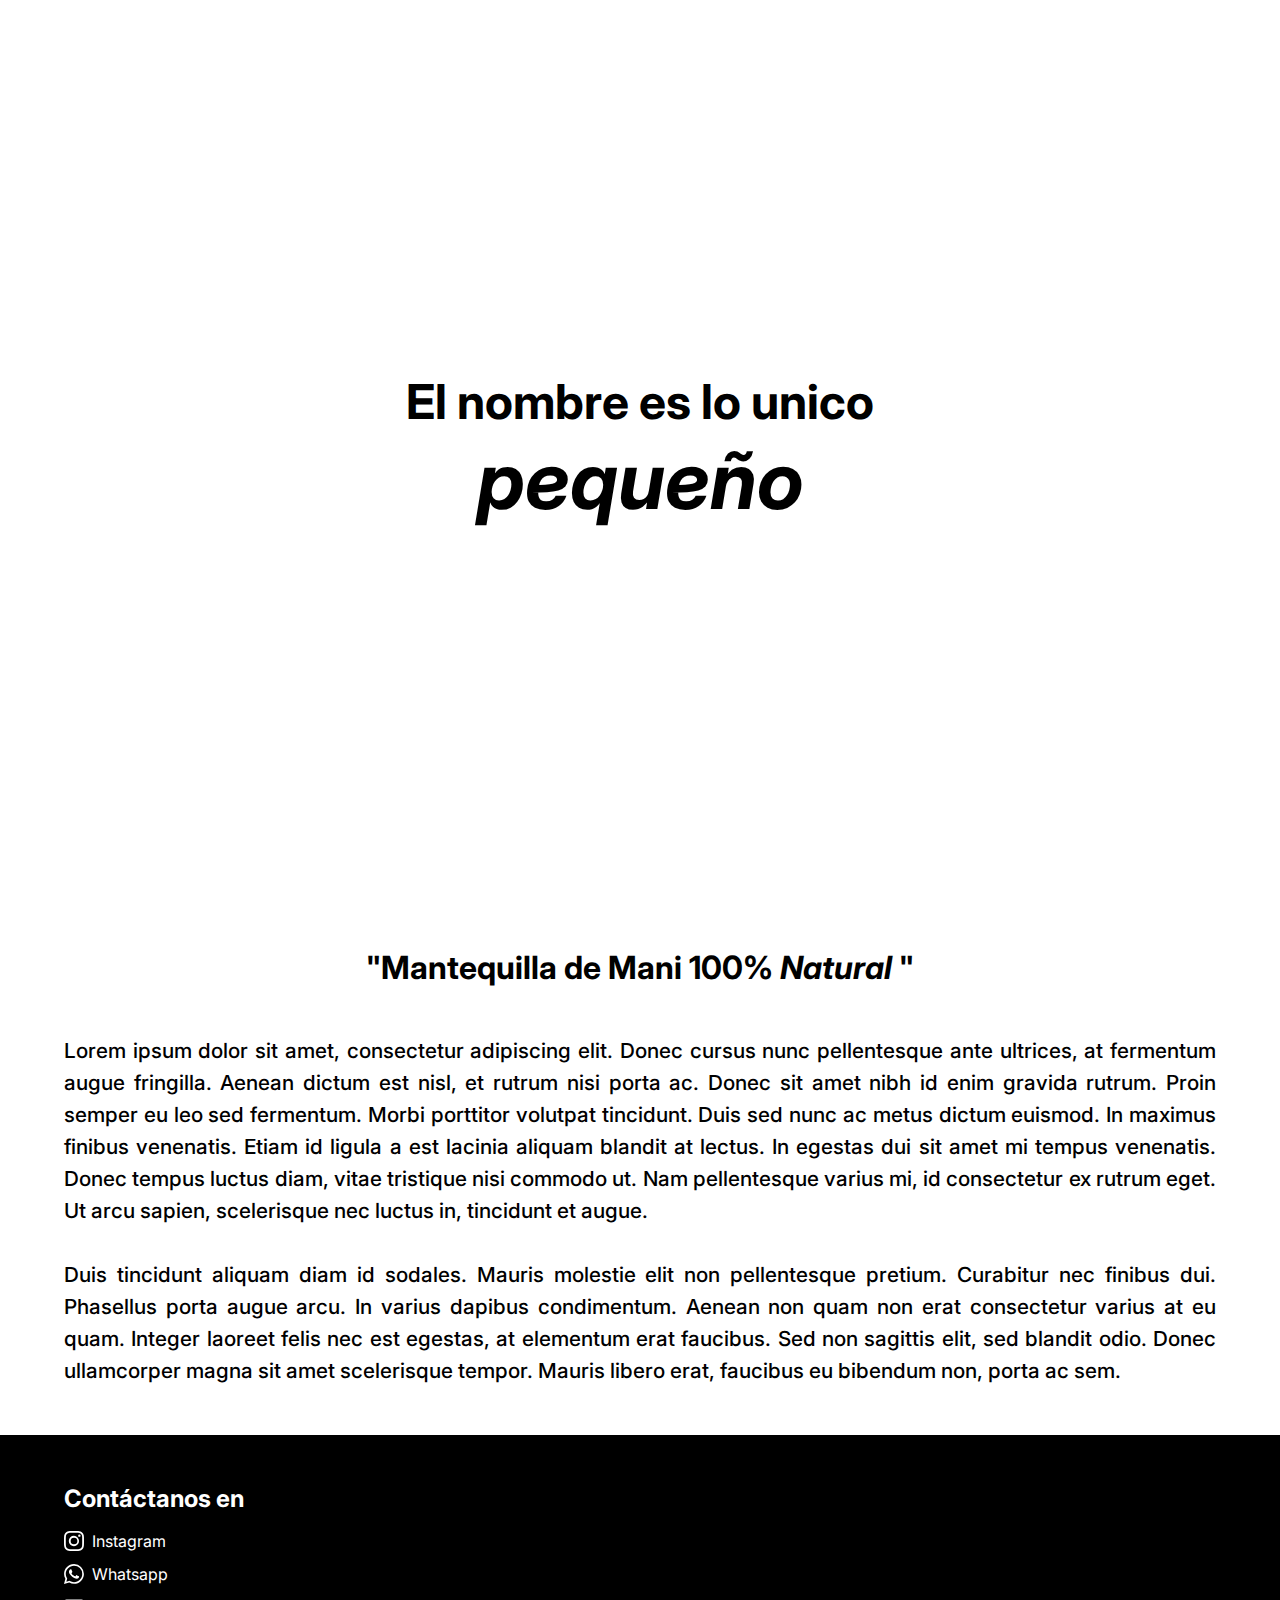
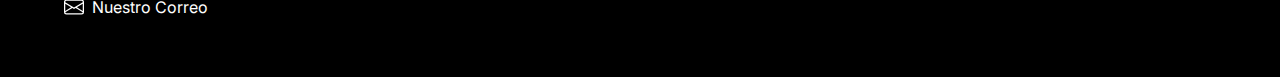
<file: index.html>
<!DOCTYPE html>
<html lang="es">
<head>
    <meta charset="utf-8">
    <meta name="viewport" content="width=device-width, initial-scale=1.0">
    <meta name="description" content="La mejor marca de Mantequilla de Mani SIUUU">
    <title>Mi Manicito</title>
    <link rel="stylesheet" href="/css/styles.css">


    <link rel="preconnect" href="https://fonts.googleapis.com">
    <link rel="preconnect" href="https://fonts.gstatic.com" crossorigin>
    <link href="https://fonts.googleapis.com/css2?family=Inter:ital,wght@0,400;0,700;1,400;1,700&family=Montserrat:ital,wght@0,400;0,700;1,400;1,700&display=swap" rel="stylesheet">

</head>
<body>
    <section id="preloader">
        <h1 id="slogan">El nombre es lo unico <br><em id="enhance">pequeño</em></h1>
    </section>
    <section class="hero">
        <section id="intext">
            <h1 id="name">Mi Manicito</h1>
            <p>
                Queremos ofrecer algo natural, accesible y hecho con propósito. No tenemos grandes gastos ni empaques, por eso el precio es justo para todos.
            </p>
        </section>
        <section >
            <img id="logo" alt="Logo" src="images/logo.webp" fetchpriority="high">
        </section>
    </section>
    <div>
        <h1 id="prop">"Mantequilla de Mani 100% <em> Natural </em>"</h1>
        <article id="info">
            <p>
                Lorem ipsum dolor sit amet, consectetur adipiscing elit. Donec cursus nunc pellentesque ante ultrices, at fermentum augue fringilla. Aenean dictum est nisl, et rutrum nisi porta ac. Donec sit amet nibh id enim gravida rutrum. Proin semper eu leo sed fermentum. Morbi porttitor volutpat tincidunt. Duis sed nunc ac metus dictum euismod. In maximus finibus venenatis. Etiam id ligula a est lacinia aliquam blandit at lectus. In egestas dui sit amet mi tempus venenatis. Donec tempus luctus diam, vitae tristique nisi commodo ut. Nam pellentesque varius mi, id consectetur ex rutrum eget. Ut arcu sapien, scelerisque nec luctus in, tincidunt et augue.
                <br>
                <br>
                Duis tincidunt aliquam diam id sodales. Mauris molestie elit non pellentesque pretium. Curabitur nec finibus dui. Phasellus porta augue arcu. In varius dapibus condimentum. Aenean non quam non erat consectetur varius at eu quam. Integer laoreet felis nec est egestas, at elementum erat faucibus. Sed non sagittis elit, sed blandit odio. Donec ullamcorper magna sit amet scelerisque tempor. Mauris libero erat, faucibus eu bibendum non, porta ac sem.</p>
        </article>
    </div>
    <footer>
        <section id="contact-info">
            <h1>Contáctanos en</h3>
            <ul>
                <li><img src="images/icons/instagram.svg" alt="Instagram Logo"><a href="https://www.instagram.com/mimanicito/" target="_blank" rel="noopener noreferrer">Instagram</a></li>
                <li><img src="images/icons/whatsapp.svg" alt="Whatsapp Logo"><a href="https://wa.me/59172794908" target="_blank" rel="noopener noreferrer">Whatsapp</a></li>
                <li><img src="images/icons/envelope.svg" alt="Correo Logo"><a href="mailto:MiManicitoMantequillas@gmail.com" target="_blank" rel="noopener noreferrer" >Nuestro Correo</a></li>
            </ul>
        </section>
    </footer>
    <script src="/js/script.js"></script>
</body>
</html>
</file>
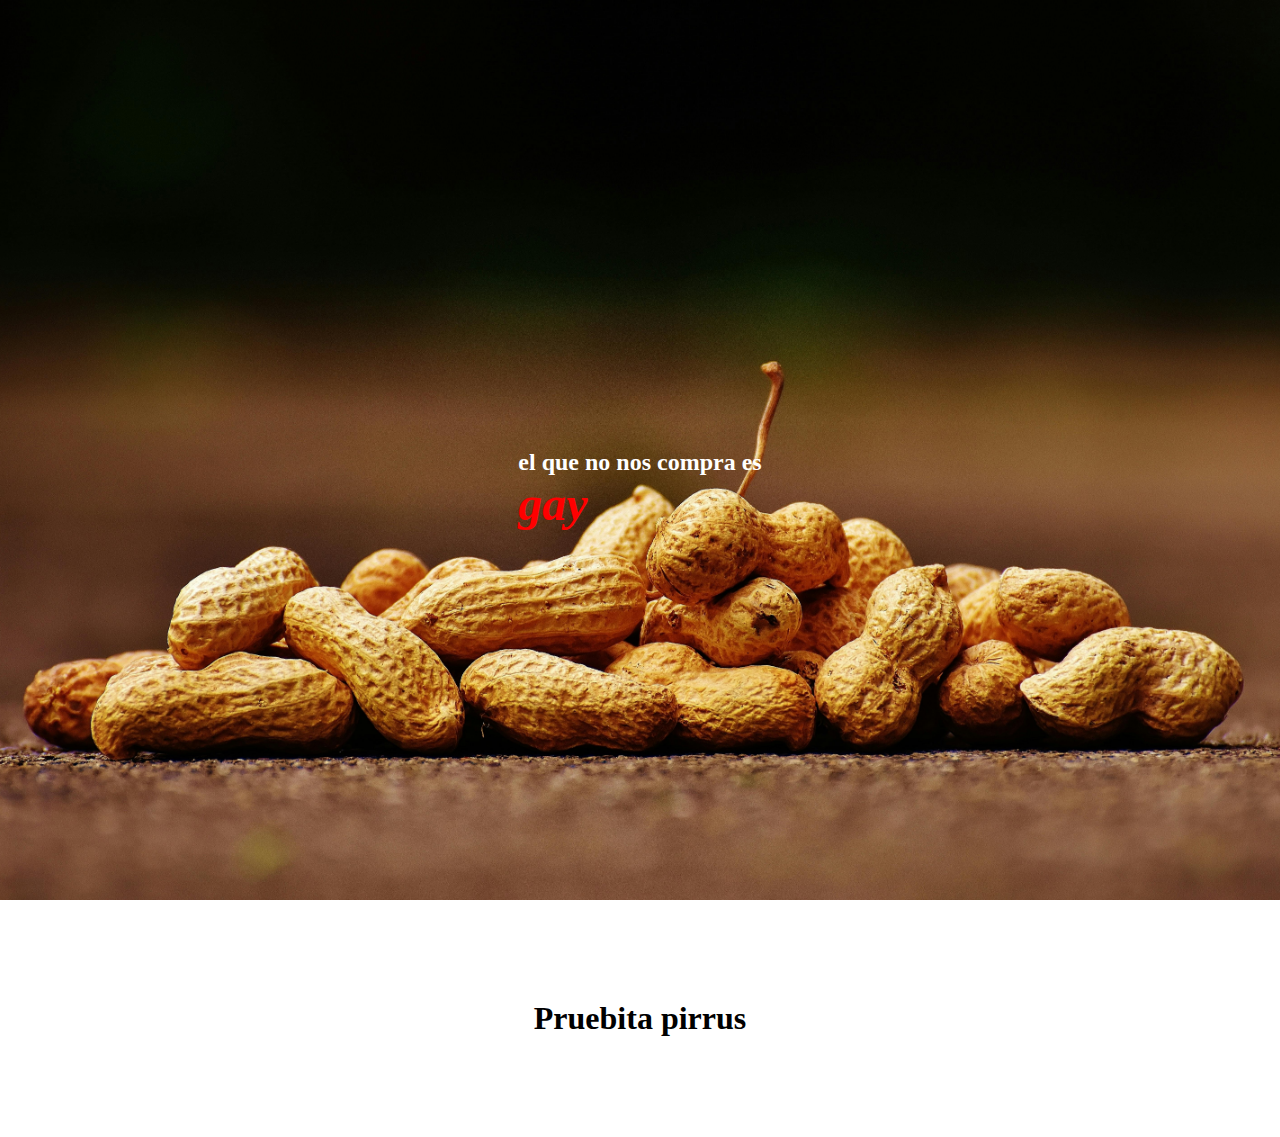
<file: html/index.html>
<!DOCTYPE html>
<html lang="es">
<head>
    <meta charset="utf-8">
    <meta name="viewport" content="width=device-width, initial-scale=1.0">
    <meta name="description" content="Prueba Mi Manicito">
    <meta name="keywords" content="Mi Manicito, Mantequilla de mani">
    <meta name="author" content="Mi Manicito Team">
    <title>Mi Manicito</title>
    <link rel="stylesheet" href="../css/styles.css">
    <link rel="stylesheet" href="../css/index.css">
    <script src="../js/script.js"></script>
</head>
<body>
    <div id="navbar"></div>
    <section class="hero">
        <p class="maintext">el que no nos compra es<br> <em class="rico">gay</em> </p>
    </section>
    <section class="intro">
        <h1>Pruebita pirrus</h1>
    </section>
</body>
</html>
</file>
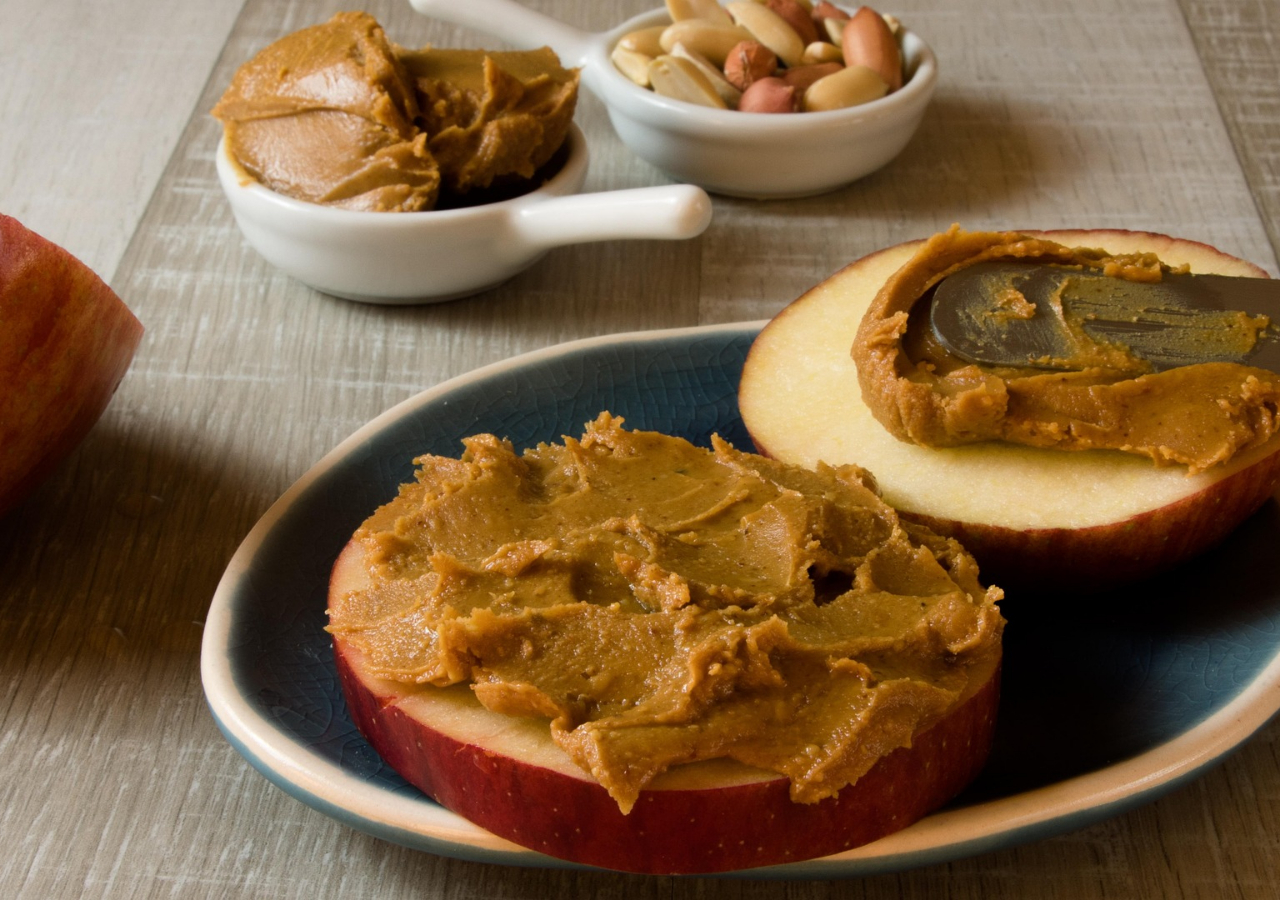
<file: contact.html>
<!DOCTYPE html>
<html lang="en">
<head>
    <meta charset="UTF-8">
    <meta name="viewport" content="width=device-width, initial-scale=1.0">
    <title>Contacto</title>
    <link rel="stylesheet" href="styles.css">
</head>
<body>
    <div id="navbar"></div>
    <h1 class="hero">
        Email: <a href="index.html">nose@gmail.com</a>
    </h1>
    <script>
        fetch('header.html')
        .then(res => res.text())
        .then(data => {
            document.getElementById('navbar').innerHTML = data;
        });
    </script>
</body>
</html>
</file>
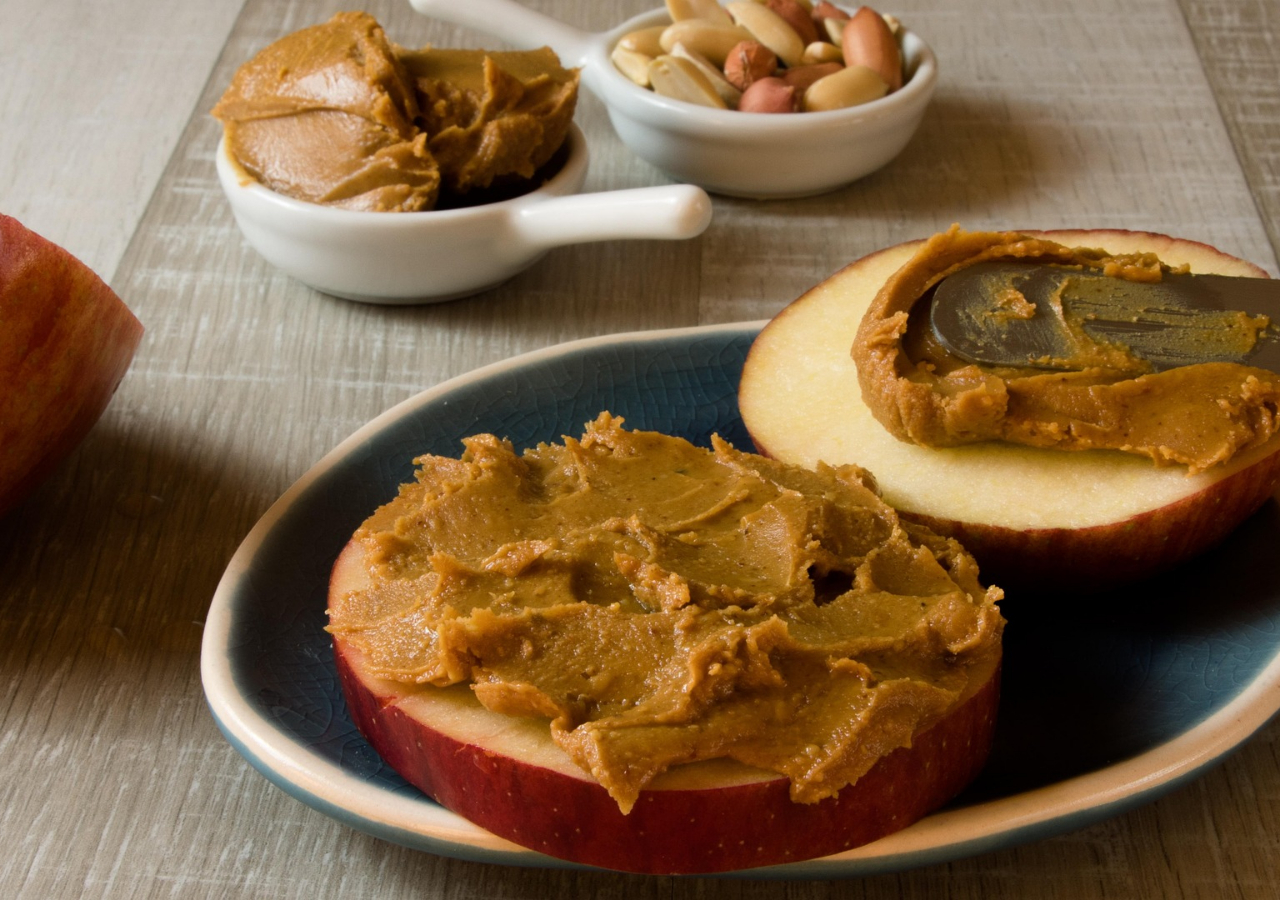
<file: products.html>
<!DOCTYPE html>
<html lang="es">
<head>
    <meta charset="UTF-8">
    <meta name="viewport" content="width=device-width, initial-scale=1.0">
    <title>Productos</title>
    <link rel="stylesheet" href="styles.css">
</head>
<body>
    <div id="navbar">
    </div>
    <section class="hero">
        <ul>
            <li>
                Mantequilla de Mani Dulce
            </li>
            <li>
                Mantequilla de Mani Salada
            </li>
            <li>
                Mantequilla de Mani 
            </li>
        </ul> 
    </section>
    <script>
        fetch('header.html')
        .then(res => res.text())
        .then(data => {
            document.getElementById('navbar').innerHTML = data;
        });
    </script>
</body>
</html>
</file>
<file: css/styles.css>
* {
  margin: 0;
  padding: 0;
}
*,
*::before,
*::after {
  box-sizing: border-box;
}
body {
  font-family: 'Inter';
}

#preloader {
    position: fixed;
    z-index: 5;
    height: 100vh;
    width: 100%;
    background-color: white;
    display: flex;
    align-items: center;
    text-align: center;
    justify-content: center;
    opacity: 1;
    transition: opacity 2s ease-out;
}

#preloader.hidden {
    opacity: 0;
    pointer-events: none;
}

#enhance {
    font-size: 5rem;
    font-weight: bold;
}

.hero {
    height: 100vh;
    color: white;
    background: url(/images/peanut.webp);
    background-size: cover;
    background-position: center;
    display: flex;
    justify-content: center;
    align-items: center;
    gap: 90px;
    padding: 3rem;
}

.hero p{
    font-size: 1.5rem;
    text-align: justify;
}


#intext {
    max-width: 50rem;
}
#intext h1{
    font-size: 5rem;
}
.hero img{
    width: 300px;
    height: auto;
}

#slogan {
    font-family: 'Inter';
    font-size: clamp(2rem, 3rem, 4rem);
}

#name {
    font-family: 'Montserrat';
    font-size: 7rem;
    font-weight: 400;
    color: white;
    text-align: center;
}

#name, #slogan {
    max-width: 100%;
    word-break: break-word;
}

#info {
    margin: 1rem;
    padding: 2rem 3rem;
    font-family: 'Inter';
    text-align: justify;
    line-height: 2rem;
    font-weight: 500;
    font-size: 1.3rem;
}

#prop {
    text-align: center;
    padding: 3rem 2rem;
    padding-bottom: 0;
}

footer {
    width: 100%;
    padding: 3rem 4rem;
    background: black;
}
#contact-info h1 {
    color: white;
    line-height: 2rem;
    margin-bottom: 1rem; 
    font-size: 1.5rem;
}

#contact-info ul {
    list-style: none; 
    padding: 0;
    margin: 0;
}

#contact-info li {
    display: flex;
    align-items: center;
    gap: 0.5rem; 
    margin-bottom: 0.8rem; 
}

#contact-info img {
    width: 20px;
    height: 20px;
    filter: invert(1);
}

#contact-info a {
    color: white;
    text-decoration: none; 
}

#contact-info a:hover {
    text-decoration: underline;
}

@media (max-width: 830px){
    .hero {
        flex-direction: column;
        gap: 30px;
        padding: 1rem;
    }

    #logo {
        width: 220px;
    }

    #intext h1{
        font-size: 3rem;
    }
    #intext {
        max-width: 100%;
    }
    .hero p{
        font-size: 1rem;
    }
    #info {
       padding: 1rem 1rem;
       font-size: 1rem;
       line-height: 1.5rem;
    }
    #name {
        font-size: 4rem;
        margin: 1rem;
    }  
    #slogan {
        font-size: 2rem;
    }
    #enhance {
        font-size: 3rem;
    }
}
</file>
<file: css/index.css>
.hero {
    height: 100vh;
    color: white;
    background-image: url('../images/peanut.jpg'); /* Puedes reemplazar esta URL */
    background-size: cover;
    background-position: center;
    display: flex;
    justify-content: center;
    align-items: center;
    text-align: center;
    padding: 100px 20px 20px 20px;
    font-size: 500%;
    font-weight: bold;
}

.rico {
    font-family: "Fleur De Leah";
    font-size: 200%;
    color: rgb(255, 0, 0);
}


.intro {
    width: 100%;
    padding: 100px;
    text-align: center;
}
</file>
<file: styles.css>
* {
    margin: 0;
    padding: 0;
    box-sizing: border-box;
}

body {
    font-family: sans-serif;
    opacity: 0;
    animation: fadeIn .5s ease-in forwards;
    background-image: url('peaunt-background.jpg');
    background-size: cover;
    background-position: center;
    background-attachment: fixed;

}
@keyframes fadeIn {
    from { opacity: 0; }
    to { opacity: 1; } 
}

header {
    position: fixed;
    width: 100%;
    top: 0;
    left: 0;
    background-color: rgba(0, 0, 0, 0.6); /* semi-transparent background */
    padding: 15px 40px;
    display: flex;
    justify-content: space-between;
    align-items: center;
    z-index: 10;
}

.logo {
    color: white;
    font-size: 2.5rem;
    font-weight: bold;
    font-family: "Fleur De Leah";
    text-decoration: none;
}

nav a {
    color: white;
    margin-left: 20px;
    text-decoration: none;
    font-weight: 500;
}

.hero {
    height: 100vh;
    background-image: url('https://images.unsplash.com/photo-1608451643043-347d6f5749e5'); /* Puedes reemplazar esta URL */
    background-size: cover;
    background-position: center;
    display: flex;
    justify-content: center;
    align-items: center;
    text-align: center;
    padding: 100px 20px 20px 20px;
}

.hero-content {
    color: white;
    max-width: 700px;
}

.hero-content h1 {
    font-size: 2.5rem;
    margin-bottom: 20px;
}

.hero-content p {
    font-size: 1.1rem;
    margin-bottom: 30px;
}

.hero-content button {
    padding: 12px 25px;
    background-color: white;
    color: black;
    font-weight: bold;
    border: none;
    cursor: pointer;
    font-size: 1rem;
    border-radius: 4px;
}

@media (max-width: 768px) {
    .hero-content h1 {
        font-size: 2rem;
    }

    .hero-content p {
        font-size: 1rem;
    }

    nav a {
        font-size: 0.9rem;
        margin-left: 10px;
    }
}
</file>
